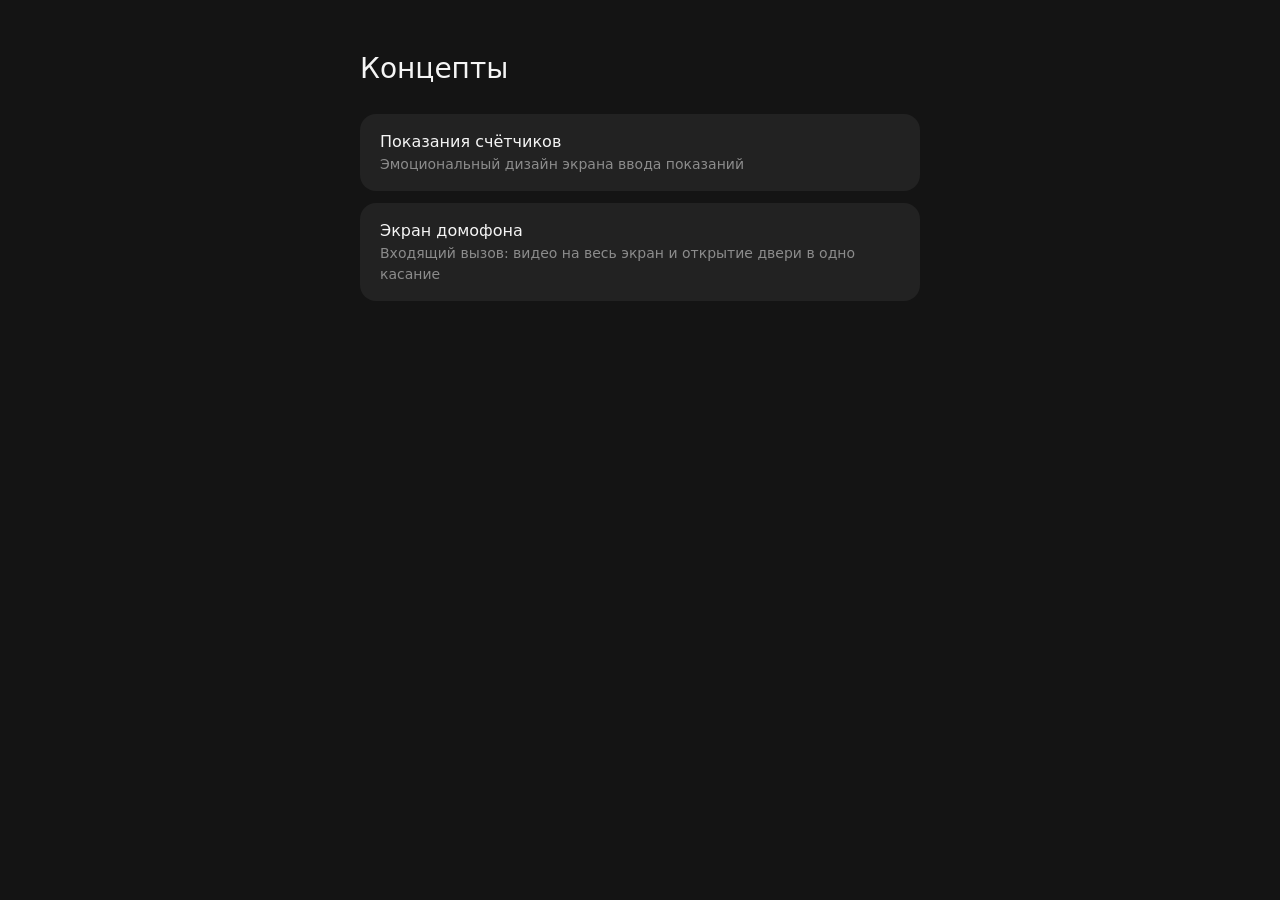
<file: index.html>
<!doctype html>
<html lang="ru">
<head>
<meta charset="utf-8">
<meta name="viewport" content="width=device-width, initial-scale=1">
<title>Концепты</title>
<style>
  body { margin: 0; min-height: 100vh; background: #141414; color: #f5f5f5;
         font: 16px/1.5 -apple-system, system-ui, sans-serif; padding: 48px 16px; box-sizing: border-box; }
  main { max-width: 560px; margin: 0 auto; }
  h1 { font-size: 28px; font-weight: 500; margin: 0 0 24px; }
  a { display: block; padding: 16px 20px; border-radius: 16px; background: rgba(255,255,255,0.06);
      color: inherit; text-decoration: none; }
  a + a { margin-top: 12px; }
  a:hover { background: rgba(255,255,255,0.1); }
  span { display: block; color: rgba(245,245,245,0.5); font-size: 14px; }
</style>
</head>
<body>
<main>
  <h1>Концепты</h1>
  <a href="meters-app/">Показания счётчиков<span>Эмоциональный дизайн экрана ввода показаний</span></a>
  <a href="intercom-app/">Экран домофона<span>Входящий вызов: видео на весь экран и открытие двери в одно касание</span></a>
</main>
</body>
</html>
</file>
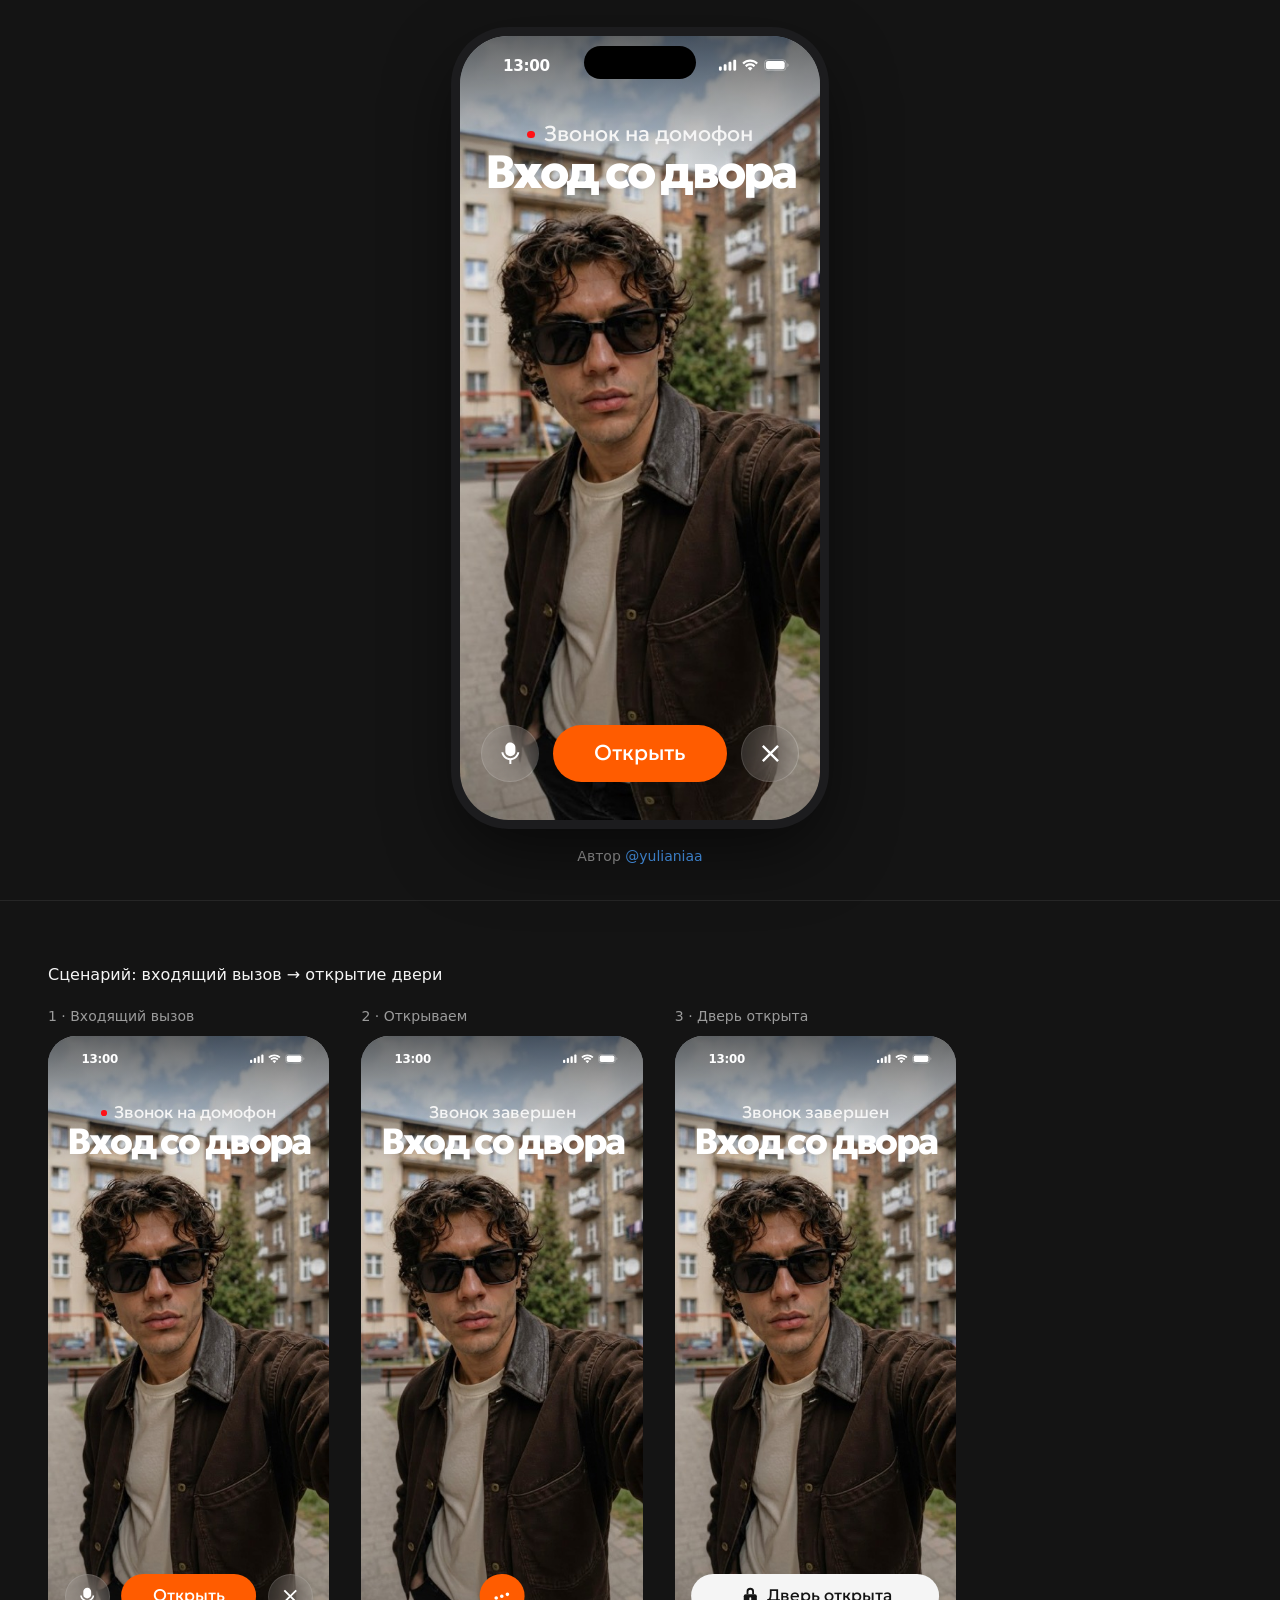
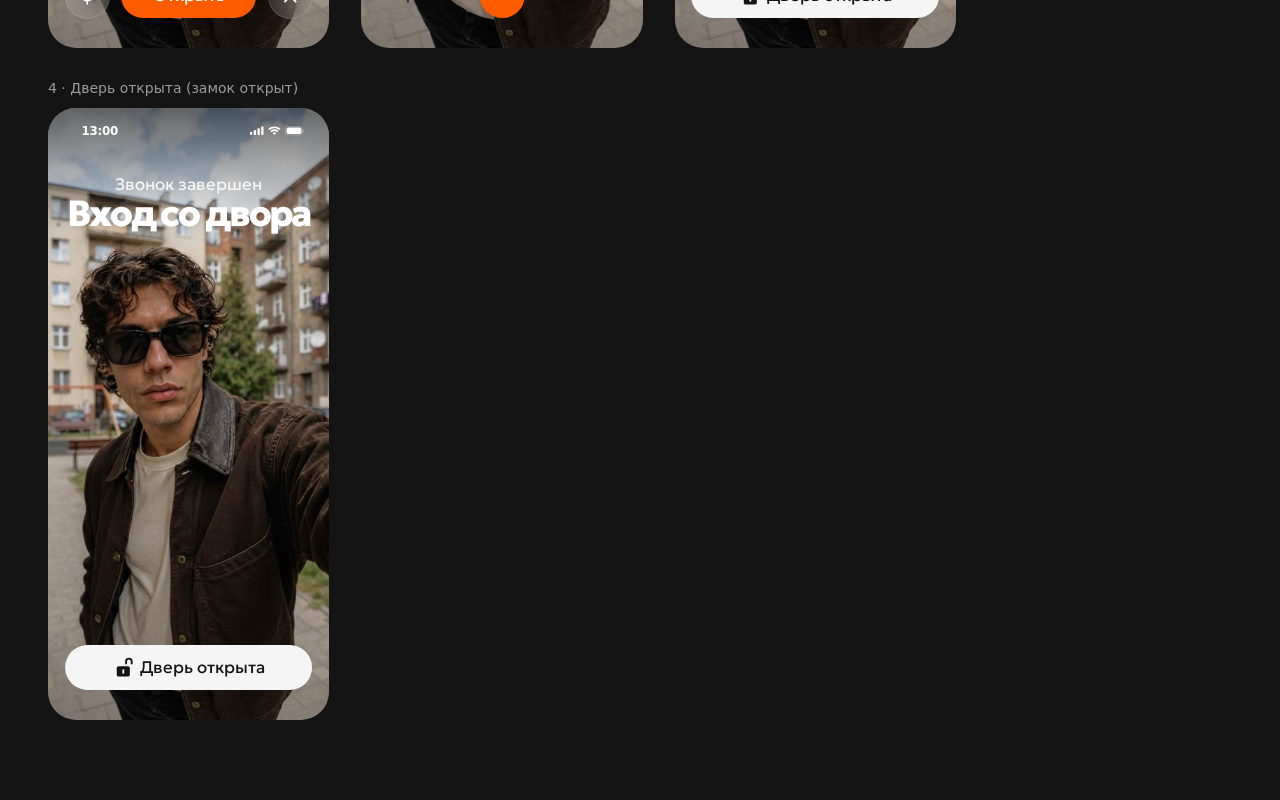
<file: intercom-app/index.html>
<!doctype html>
<html lang="ru">
<head>
  <meta charset="utf-8">
  <meta name="viewport" content="width=device-width, initial-scale=1, maximum-scale=1, user-scalable=no, viewport-fit=cover">
  <meta name="theme-color" content="#141414">
  <meta name="apple-mobile-web-app-capable" content="yes">
  <meta name="mobile-web-app-capable" content="yes">
  <meta name="apple-mobile-web-app-status-bar-style" content="black-translucent">
  <meta name="apple-mobile-web-app-title" content="Домофон">
  <title>[UI концепт] Входящий звонок на домофон</title>
  <meta name="description" content="Автор t.me/yulianiaa">
  <meta property="og:title" content="[UI концепт] Входящий звонок на домофон">
  <meta property="og:description" content="Автор t.me/yulianiaa">
  <link rel="preconnect" href="https://fonts.googleapis.com">
  <link rel="preconnect" href="https://fonts.gstatic.com" crossorigin>
  <link rel="stylesheet" href="https://fonts.googleapis.com/css2?family=Geologica:wght@400;800&display=swap">
  <link rel="stylesheet" href="src/styles.css">
  <style>
    body { margin: 0; background: #141414; font-family: system-ui, sans-serif; color: #F5F5F5; }

    /* Prototype: one phone, scaled to fit the window */
    .stage { min-height: 100vh; min-height: 100svh; display: flex; flex-direction: column; align-items: center; justify-content: center; gap: 28px; padding: 24px 16px; box-sizing: border-box; }
    .stage__author { margin: 0; font-size: 14px; color: rgba(245, 245, 245, .6); }
    .stage__author a { color: #4DA3FF; text-decoration: none; }
    .stage__author a:hover { color: #7DBBFF; }
    /* iPhone frame, same as meters-app: 10px bezel ring + Dynamic Island */
    .stage__phone .screen { zoom: var(--fit, 1); border-radius: 54px; box-shadow: 0 0 0 10px #1c1c1e, 0 30px 80px rgba(0, 0, 0, .6); }
    .island { position: absolute; left: 138.5px; top: 11px; width: 125px; height: 37px; border-radius: 20px; background: #000; }

    /* Gallery of static frames */
    .gallery { padding: 64px 48px 80px; border-top: 1px solid rgba(255, 255, 255, .08); }
    h2 { font-size: 16px; font-weight: 500; margin: 0 0 24px; }
    .row { display: flex; flex-wrap: wrap; gap: 32px; }
    .frame { display: flex; flex-direction: column; gap: 12px; }
    .frame .screen { zoom: .7; }
    .frame__label { font-size: 14px; color: rgba(245, 245, 245, .6); }

    @media (max-width: 480px) {
      .gallery { padding: 48px 16px; }
    }

    /* On a smartphone: full screen like a real app (as in meters-app).
       No bezel and no drawn status bar — the real one is used. Height and positions come from fit(). */
    .app, .app body { height: 100%; overflow: hidden; overscroll-behavior: none; }
    .app body { position: fixed; inset: 0; -webkit-user-select: none; user-select: none; -webkit-tap-highlight-color: transparent; }
    .app .stage { display: block; min-height: 0; height: 100%; padding: 0; }
    .app .stage__phone .screen { border-radius: 0; box-shadow: none; }
    .app .island, .app .screen__statusbar, .app .stage__author, .app .gallery { display: none; }
    .app button { touch-action: manipulation; }
  </style>
</head>
<body>
  <section class="stage">
    <div class="stage__phone" id="proto"></div>
    <p class="stage__author">Автор <a href="https://t.me/yulianiaa" target="_blank" rel="noopener">@yulianiaa</a></p>
  </section>

  <section class="gallery">
    <h2>Сценарий: входящий вызов → открытие двери</h2>
    <div class="row">
      <div class="frame"><span class="frame__label">1 · Входящий вызов</span><div id="s1"></div></div>
      <div class="frame"><span class="frame__label">2 · Открываем</span><div id="s2"></div></div>
      <div class="frame"><span class="frame__label">3 · Дверь открыта</span><div id="s3"></div></div>
      <div class="frame"><span class="frame__label">4 · Дверь открыта (замок открыт)</span><div id="s4"></div></div>
    </div>
  </section>

  <script src="src/intercom.js"></script>
  <script>
    const proto = document.getElementById('proto');

    const screen = createIntercomScreen(proto, { interactive: true, intro: true });
    screen.insertAdjacentHTML('beforeend', '<div class="island" aria-hidden="true"></div>');

    // Fit to the window, same approach as meters-app.
    // Desktop: the phone in a bezel. Smartphone: full screen — header under the real status bar,
    // buttons pinned above the home indicator (gaps as in the 402 × 874 layout).
    const isPhone = matchMedia('(max-width: 500px) and (pointer: coarse)');
    const safe = document.createElement('div');
    safe.style.cssText = 'position:fixed;visibility:hidden;pointer-events:none;' +
      'padding-top:env(safe-area-inset-top);padding-bottom:env(safe-area-inset-bottom)';
    document.body.appendChild(safe);

    function fit() {
      document.documentElement.classList.toggle('app', isPhone.matches);
      if (!isPhone.matches) {
        proto.style.setProperty('--fit', Math.max(.3, Math.min(1, (innerHeight - 116) / 874, (innerWidth - 52) / 402)));
        screen.style.height = '';
        screen.style.removeProperty('--header-top');
        screen.style.removeProperty('--controls-top');
        return;
      }
      const k = innerWidth / 402;
      const h = innerHeight / k;
      const cs = getComputedStyle(safe);
      const top = Math.max(parseFloat(cs.paddingTop) / k, 20);
      const bottom = Math.max(parseFloat(cs.paddingBottom) / k + 8, 24);
      proto.style.setProperty('--fit', k);
      screen.style.height = h + 'px';
      screen.style.setProperty('--header-top', top + 32 + 'px');      // 94 − 62 (status bar) in the layout
      screen.style.setProperty('--controls-top', h - bottom - 64 + 'px');
    }
    addEventListener('resize', fit);
    isPhone.addEventListener('change', fit);
    fit();

    createIntercomScreen(document.getElementById('s1'), { state: 'idle' });
    createIntercomScreen(document.getElementById('s2'), { state: 'loading' });
    createIntercomScreen(document.getElementById('s3'), { state: 'done' });
    createIntercomScreen(document.getElementById('s4'), { state: 'done', lockOpen: true });
  </script>
</body>
</html>
</file>
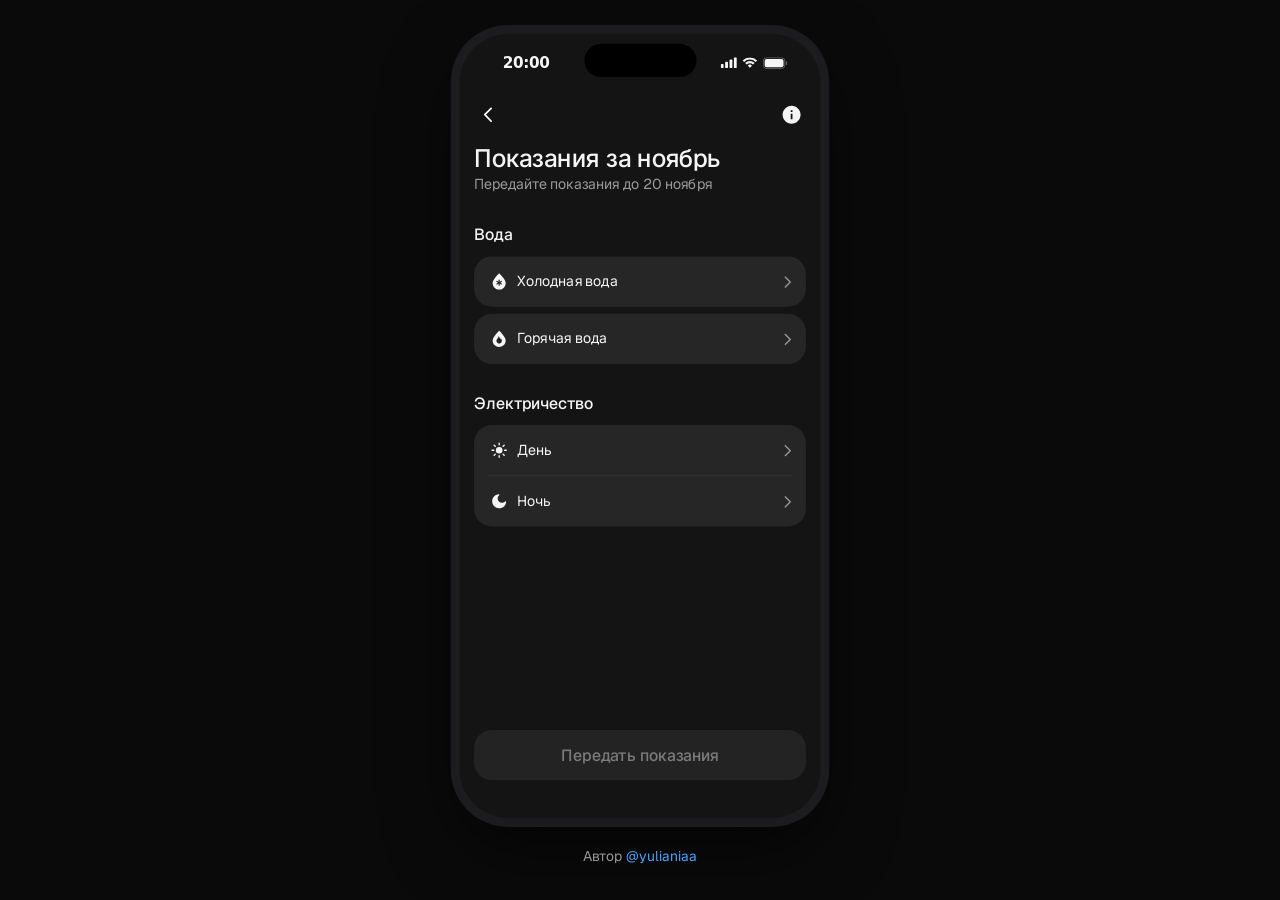
<file: meters-app/index.html>
<!doctype html>
<html lang="ru">
<head>
<meta charset="utf-8">
<meta name="viewport" content="width=device-width, initial-scale=1, maximum-scale=1, user-scalable=no, viewport-fit=cover">
<meta name="theme-color" content="#141414">
<meta name="apple-mobile-web-app-capable" content="yes">
<meta name="mobile-web-app-capable" content="yes">
<meta name="apple-mobile-web-app-status-bar-style" content="black-translucent">
<meta name="apple-mobile-web-app-title" content="Показания">
<title>[UI концепт] Подача показаний счетчиков</title>
<meta name="description" content="Автор t.me/yulianiaa">
<meta property="og:title" content="[UI концепт] Подача показаний счетчиков">
<meta property="og:description" content="Автор t.me/yulianiaa">
<link rel="stylesheet" href="styles.css">
</head>
<body>
<main class="stage">
  <div class="phone" id="phone" aria-label="Прототип приложения">

    <!-- Фон экрана ввода: ленты света под матовым стеклом -->
    <div class="input-bg" id="inputBg" aria-hidden="true">
      <canvas class="bg-soft" id="bgSoft" width="50" height="109"></canvas>
      <canvas class="bg-sharp" id="bgSharp" width="101" height="219"></canvas>
      <div class="frost"></div>
      <div class="quiet"></div>
      <div class="grain"></div>
      <div class="cover" id="cover"></div>
    </div>

    <!-- Статус-бар iOS -->
    <div class="statusbar" aria-hidden="true">
      <div class="island"></div>
      <span class="sb-time">20:00</span>
      <span class="sb-icons">
        <svg width="18" height="12" viewBox="0 0 18 12" fill="#f5f5f5"><rect x="0" y="7.4" width="3.2" height="4.6" rx="1"/><rect x="4.9" y="5" width="3.2" height="7" rx="1"/><rect x="9.8" y="2.5" width="3.2" height="9.5" rx="1"/><rect x="14.7" y="0" width="3.2" height="12" rx="1"/></svg>
        <svg width="17" height="12" viewBox="0 0 17 12" fill="#f5f5f5"><path d="M8.5 11.6L6.17 9.27A3.3 3.3 0 0 1 10.83 9.27Z"/><path d="M3.27 6.37A7.4 7.4 0 0 1 13.73 6.37L12.04 8.06A5.0 5.0 0 0 0 4.96 8.06Z"/><path d="M0.37 3.47A11.5 11.5 0 0 1 16.63 3.47L14.93 5.17A9.1 9.1 0 0 0 2.07 5.17Z"/></svg>
        <svg width="27" height="13" viewBox="0 0 27 13" fill="none"><rect x="0.5" y="0.5" width="24" height="12" rx="3.6" stroke="rgba(245,245,245,0.35)"/><rect x="2" y="2" width="21" height="9" rx="2.2" fill="#f5f5f5"/><path d="M25.8 4.4v4.2a2.2 2.2 0 0 0 0-4.2z" fill="rgba(245,245,245,0.4)"/></svg>
      </span>
    </div>

    <!-- Экран списка -->
    <section class="screen list" id="listScreen" aria-label="Список счётчиков">
      <div class="nav">
        <button class="icon-btn left" type="button" aria-label="Назад">
          <svg width="24" height="24" viewBox="0 0 24 24" fill="none"><path d="M15 19L8 12L15 5" stroke-width="2" stroke-linecap="round" stroke-linejoin="round" stroke="#F5F5F5"/></svg>
        </button>
        <button class="icon-btn right" type="button" aria-label="Как передавать показания">
          <svg width="24" height="24" viewBox="0 0 24 24" fill="none"><path d="M12 22C17.51 22 22 17.51 22 12C22 6.49 17.51 2 12 2C6.49 2 2 6.49 2 12C2 17.51 6.49 22 12 22ZM11 7H13V9H11V7ZM11 11H13V17H11V11Z" fill="#F5F5F5"/></svg>
        </button>
      </div>
      <header class="list-head">
        <h1>Показания за ноябрь</h1>
        <p>Передайте показания до 20 ноября</p>
      </header>

      <div class="groups">
        <div class="group">
          <h2>Вода</h2>
          <div class="rows">
            <button class="cell" type="button" id="rowCold">
              <span class="ico"><svg width="20" height="20" viewBox="0 0 20 20" fill="none"><path d="M10.431 1.21351L10.4318 1.21518L10.436 1.21851L10.451 1.23351L10.5093 1.28934L10.726 1.50101C11.8146 2.57668 12.8465 3.70821 13.8177 4.89101C14.6627 5.92434 15.5202 7.09101 16.1702 8.24434C16.8102 9.38101 17.2918 10.5818 17.2918 11.6668C17.2918 13.6007 16.5236 15.4554 15.1561 16.8228C13.7887 18.1903 11.934 18.9585 10.0002 18.9585C8.06629 18.9585 6.21163 18.1903 4.84418 16.8228C3.47672 15.4554 2.7085 13.6007 2.7085 11.6668C2.7085 10.5818 3.19016 9.38101 3.83016 8.24434C4.48016 7.09101 5.3385 5.92518 6.18266 4.89101C7.21807 3.63027 8.32255 2.42788 9.491 1.28934L9.54933 1.23351L9.56433 1.21851L9.57016 1.21351L10.0002 0.805176L10.431 1.21351ZM10.6252 8.33351C10.6252 8.16775 10.5593 8.00878 10.4421 7.89157C10.3249 7.77436 10.1659 7.70851 10.0002 7.70851C9.8344 7.70851 9.67543 7.77436 9.55822 7.89157C9.44101 8.00878 9.37516 8.16775 9.37516 8.33351V10.1618L7.81516 9.25184C7.74425 9.21048 7.66588 9.18348 7.58454 9.1724C7.50319 9.16132 7.42046 9.16637 7.34106 9.18727C7.26167 9.20816 7.18717 9.24449 7.12181 9.29417C7.05646 9.34386 7.00153 9.40593 6.96016 9.47684C6.87662 9.62006 6.85339 9.7906 6.89559 9.95094C6.93778 10.1113 7.04195 10.2483 7.18516 10.3318L8.76016 11.2502L7.18516 12.1685C7.11425 12.2099 7.05218 12.2648 7.00249 12.3302C6.95281 12.3955 6.91648 12.47 6.89559 12.5494C6.87469 12.6288 6.86964 12.7115 6.88072 12.7929C6.8918 12.8742 6.9188 12.9526 6.96016 13.0235C7.00153 13.0944 7.05646 13.1565 7.12181 13.2062C7.18717 13.2559 7.26167 13.2922 7.34106 13.3131C7.42046 13.334 7.50319 13.339 7.58454 13.3279C7.66588 13.3169 7.74425 13.2899 7.81516 13.2485L9.37516 12.3385V14.1668C9.37516 14.3326 9.44101 14.4916 9.55822 14.6088C9.67543 14.726 9.8344 14.7918 10.0002 14.7918C10.1659 14.7918 10.3249 14.726 10.4421 14.6088C10.5593 14.4916 10.6252 14.3326 10.6252 14.1668V12.3385L12.1852 13.2485C12.3284 13.3321 12.4989 13.3553 12.6593 13.3131C12.8196 13.2709 12.9566 13.1667 13.0402 13.0235C13.1237 12.8803 13.1469 12.7098 13.1047 12.5494C13.0625 12.3891 12.9584 12.2521 12.8152 12.1685L11.2402 11.2502L12.8152 10.3318C12.9584 10.2483 13.0625 10.1113 13.1047 9.95094C13.1469 9.7906 13.1237 9.62006 13.0402 9.47684C12.9566 9.33363 12.8196 9.22946 12.6593 9.18727C12.4989 9.14507 12.3284 9.1683 12.1852 9.25184L10.6252 10.1618V8.33351Z" fill-rule="evenodd" clip-rule="evenodd" fill="#F5F5F5"/></svg></span>
              <span class="label">Холодная вода</span>
              <span class="value" id="valCold"></span>
              <span class="chev"><svg width="10" height="24" viewBox="-2 -6 10 24" fill="none"><path d="M0.530273 0.530273L6.53027 6.53027L0.530273 12.5303" stroke-width="1.5" stroke-linejoin="round" stroke="#999999"/></svg></span>
            </button>
            <button class="cell" type="button" id="rowHot">
              <span class="ico"><svg width="20" height="20" viewBox="0 0 20 20" fill="none"><path d="M10.431 1.21351L10.4318 1.21518L10.436 1.21851L10.451 1.23351L10.5093 1.28934L10.726 1.50101C11.8146 2.57668 12.8465 3.70821 13.8177 4.89101C14.6627 5.92434 15.5202 7.09101 16.1702 8.24434C16.8102 9.38101 17.2918 10.5818 17.2918 11.6668C17.2918 13.6007 16.5236 15.4554 15.1561 16.8228C13.7887 18.1903 11.934 18.9585 10.0002 18.9585C8.06629 18.9585 6.21163 18.1903 4.84418 16.8228C3.47672 15.4554 2.7085 13.6007 2.7085 11.6668C2.7085 10.5818 3.19016 9.38101 3.83016 8.24434C4.48016 7.09101 5.3385 5.92518 6.18266 4.89101C7.21807 3.63027 8.32255 2.42788 9.491 1.28934L9.54933 1.23351L9.56433 1.21851L9.57016 1.21351L10.0002 0.805176L10.431 1.21351Z" fill-rule="evenodd" clip-rule="evenodd" fill="#F5F5F5"/><path d="M12.7453 10.6206C12.5799 10.2299 12.3393 9.87924 12.0388 9.59053L11.7908 9.35179C11.7824 9.34391 11.7722 9.33832 11.7613 9.3355C11.7503 9.33269 11.7388 9.33274 11.7279 9.33565C11.717 9.33856 11.7069 9.34425 11.6985 9.35221C11.6902 9.36017 11.6838 9.37016 11.68 9.3813L11.5692 9.71482C11.5002 9.92405 11.3732 10.1378 11.1933 10.3479C11.1814 10.3613 11.1678 10.3649 11.1584 10.3658C11.149 10.3667 11.1345 10.3649 11.1217 10.3524C11.1098 10.3416 11.1039 10.3255 11.1047 10.3094C11.1362 9.77115 10.9828 9.16402 10.647 8.50324C10.3692 7.95423 9.98311 7.52593 9.50073 7.22728L9.14874 7.01C9.10272 6.98139 9.04391 7.01894 9.04647 7.07527L9.06522 7.50447C9.078 7.79775 9.04562 8.05706 8.96891 8.27255C8.87516 8.53632 8.7405 8.78132 8.56834 9.00129C8.44853 9.15416 8.31274 9.29242 8.16351 9.41349C7.80412 9.70335 7.51188 10.0747 7.30868 10.4999C7.10599 10.9287 7.00041 11.4009 7.00016 11.8796C7.00016 12.3016 7.07942 12.7102 7.23624 13.0956C7.38766 13.4667 7.60618 13.8034 7.87971 14.0872C8.15584 14.3734 8.4763 14.5987 8.8334 14.7552C9.20329 14.9179 9.59533 15.0002 10.0002 15.0002C10.405 15.0002 10.797 14.9179 11.1669 14.7561C11.5231 14.6005 11.8471 14.3736 12.1206 14.0881C12.3967 13.802 12.6132 13.4676 12.7641 13.0965C12.9207 12.7122 13.001 12.2984 13.0002 11.8805C13.0002 11.4441 12.9149 11.0203 12.7453 10.6206Z" fill="#232323"/></svg></span>
              <span class="label">Горячая вода</span>
              <span class="value" id="valHot"></span>
              <span class="chev"><svg width="10" height="24" viewBox="-2 -6 10 24" fill="none"><path d="M0.530273 0.530273L6.53027 6.53027L0.530273 12.5303" stroke-width="1.5" stroke-linejoin="round" stroke="#999999"/></svg></span>
            </button>
          </div>
        </div>

        <div class="group">
          <h2>Электричество</h2>
          <div class="card">
            <button class="row" type="button" id="rowDay">
              <span class="ico"><svg width="20" height="20" viewBox="0 0 24 24"><circle cx="12" cy="12" r="4.4" fill="#f5f5f5"/><path d="M12 2.5v2.2M12 19.3v2.2M2.5 12h2.2M19.3 12h2.2M5.3 5.3l1.5 1.5M17.2 17.2l1.5 1.5M5.3 18.7l1.5-1.5M17.2 6.8l1.5-1.5" stroke="#f5f5f5" stroke-width="1.8" stroke-linecap="round"/></svg></span>
              <span class="label">День</span>
              <span class="value" id="valDay"></span>
              <span class="chev"><svg width="10" height="24" viewBox="-2 -6 10 24" fill="none"><path d="M0.530273 0.530273L6.53027 6.53027L0.530273 12.5303" stroke-width="1.5" stroke-linejoin="round" stroke="#999999"/></svg></span>
            </button>
            <div class="divider"></div>
            <button class="row" type="button" id="rowNight">
              <span class="ico"><svg width="20" height="20" viewBox="0 0 20 20" fill="none"><path d="M9.56041 2.18088C10.1592 2.14588 10.4587 2.89259 10.0016 3.28105C8.94201 4.1816 8.32031 5.4966 8.32031 6.91412C8.32031 9.54609 10.454 11.6797 13.0859 11.6797C14.5035 11.6797 15.8185 11.058 16.719 9.99841C17.1071 9.54183 17.8531 9.84017 17.8193 10.4385C17.5859 14.5669 14.1629 17.8126 10.0098 17.8126C5.68965 17.8126 2.1875 14.3104 2.1875 9.99029C2.1875 5.86158 5.39623 2.45076 9.49605 2.18465L9.50008 2.18439L9.56041 2.18088Z" fill-rule="evenodd" clip-rule="evenodd" fill="#F5F5F5"/></svg></span>
              <span class="label">Ночь</span>
              <span class="value" id="valNight"></span>
              <span class="chev"><svg width="10" height="24" viewBox="-2 -6 10 24" fill="none"><path d="M0.530273 0.530273L6.53027 6.53027L0.530273 12.5303" stroke-width="1.5" stroke-linejoin="round" stroke="#999999"/></svg></span>
            </button>
          </div>
        </div>
      </div>

      <button class="primary" type="button" id="sendBtn" disabled>Передать показания</button>
    </section>

    <!-- Экран ввода -->
    <section class="screen input" id="inputScreen" aria-label="Ввод показаний">
      <div class="nav">
        <button class="glass-btn left" type="button" id="backBtn" aria-label="Назад к списку">
          <svg width="24" height="24" viewBox="0 0 24 24" fill="none"><path d="M15 19L8 12L15 5" stroke-width="2" stroke-linecap="round" stroke-linejoin="round" stroke="#F5F5F5"/></svg>
        </button>
        <div class="nav-title">
          <span id="inTitle">Холодная вода</span>
          <span class="meter-no"><span id="numPre">№ </span><span id="numA">1015019434</span><b id="numB">800</b></span>
        </div>
        <button class="glass-btn right" type="button" aria-label="Включить фонарик">
          <svg width="24" height="24" viewBox="0 0 24 24" fill="none"><path d="M17.1947 3.20741C16.2182 3.10432 14.6391 3 12.25 3C9.86091 3 8.28223 3.10432 7.30532 3.20741C6.21591 3.32318 5.5 4.24814 5.5 5.27618V6.15777C9.64409 5.493 14.8559 5.493 19 6.15777V5.27618C19 4.24814 18.2841 3.32277 17.1947 3.20741ZM19 7.63009V7.401C14.8919 6.71455 9.60809 6.71455 5.5 7.401V7.63009C5.5 8.17255 5.64032 8.72605 5.95409 9.20468C5.96757 9.22439 5.9819 9.2435 5.99705 9.26195L8.00282 11.6584C8.14027 14.6497 8.36527 17.7874 8.48636 19.382C8.55386 20.2714 9.16545 21.09 10.1309 21.2463C10.6709 21.3334 11.3876 21.4091 12.25 21.4091C13.1124 21.4091 13.8291 21.3334 14.3691 21.2463C15.3345 21.09 15.9461 20.2714 16.0136 19.3825C16.1347 17.787 16.3597 14.6497 16.4972 11.6588L18.503 9.26195C18.5181 9.2435 18.5324 9.22439 18.5459 9.20468C18.8597 8.72605 19 8.17255 19 7.63009ZM11.4318 13.8409C11.4318 13.6239 11.518 13.4158 11.6715 13.2624C11.8249 13.1089 12.033 13.0227 12.25 13.0227C12.467 13.0227 12.6751 13.1089 12.8285 13.2624C12.982 13.4158 13.0682 13.6239 13.0682 13.8409V15.4773C13.0682 15.6943 12.982 15.9024 12.8285 16.0558C12.6751 16.2093 12.467 16.2955 12.25 16.2955C12.033 16.2955 11.8249 16.2093 11.6715 16.0558C11.518 15.9024 11.4318 15.6943 11.4318 15.4773V13.8409Z" fill-rule="evenodd" clip-rule="evenodd" fill="#F5F5F5"/></svg>
        </button>
      </div>

      <div class="reading">
        <span class="reading-label">Текущие показания</span>
        <div class="reading-value">
          <span class="num" id="shown">0</span>
          <span class="caret" id="caret" aria-hidden="true"></span>
          <span class="unit" id="unit">м³</span>
        </div>
        <span class="support" id="support" aria-live="polite"></span>
      </div>

      <div class="keyboard" id="keyboard"></div>

      <button class="primary" type="button" id="saveBtn" disabled>Сохранить</button>
    </section>

  </div>
  <p class="author">Автор <a href="https://t.me/yulianiaa" target="_blank" rel="noopener">@yulianiaa</a></p>
</main>
<script src="bg.js"></script>
<script src="app.js"></script>
</body>
</html>
</file>
<file: intercom-app/src/styles.css>
/* Intercom call screen — design tokens and component styles */

:root {
  /* Colors */
  --color-accent: #FF5C00;          /* Кнопка «Открыть», круг загрузки */
  --color-success-bg: #F5F5F5;      /* Итоговая плашка «Дверь открыта» */
  --color-success-fg: #141414;      /* Текст и замок на итоговой плашке */
  --color-text: #FFFFFF;            /* Заголовок */
  --color-text-secondary: #F5F5F5;  /* Статус: «Звонок на домофон», «Звонок завершен» */
  --color-live: #FF1016;            /* Точка live */
  --glass-fill: rgba(255, 255, 255, 0.12);
  --glass-stroke: rgba(255, 255, 255, 0.12);
  --glass-blur: 20px;
  --top-gradient: linear-gradient(180deg, rgba(5, 5, 5, 0.6) 0%, rgba(5, 5, 5, 0) 100%);

  /* Typography (Geologica) */
  --font: "Geologica", system-ui, sans-serif;
  --title-size: 52px;
  --title-line: 52px;
  --title-weight: 800;
  --title-tracking: -3.1px;         /* −6% */
  --body-size: 24px;
  --body-line: 32px;
  --body-weight: 400;

  /* Layout (iPhone 16 Pro, 402 × 874) */
  --screen-w: 402px;
  --screen-h: 874px;
  --side-padding: 24px;
  --header-top: 94px;
  --controls-top: 768px;
  --control-size: 64px;
  --open-width: 194px;

  /* Motion */
  --ease-morph: cubic-bezier(.65, 0, .35, 1);
  --morph-duration: .45s;
  --ease-out: cubic-bezier(.22, 1, .36, 1);

  /* Mouse cursor, same as meters-app: white 16px dot with a soft even shadow, everywhere incl. buttons */
  --cursor: url("data:image/svg+xml,%3Csvg xmlns='http://www.w3.org/2000/svg' width='36' height='36'%3E%3Cfilter id='s' x='-50%25' y='-50%25' width='200%25' height='200%25'%3E%3CfeDropShadow dx='0' dy='0' stdDeviation='2.5' flood-opacity='0.25'/%3E%3C/filter%3E%3Ccircle cx='18' cy='18' r='8' fill='%23f5f5f5' filter='url(%23s)'/%3E%3C/svg%3E") 18 18, auto;
}

html, html * { cursor: var(--cursor); }

* { box-sizing: border-box; }

.screen {
  position: relative;
  width: var(--screen-w);
  height: var(--screen-h);
  overflow: hidden;
  background: #111318;
  font-family: var(--font);
  border-radius: 40px;
  /* Without this macOS renders light text on dark heavier than in Figma (same as meters-app) */
  -webkit-font-smoothing: antialiased;
  -moz-osx-font-smoothing: grayscale;
}

.screen__photo {
  position: absolute;
  inset: 0;
  width: 100%;
  height: 100%;
  object-fit: cover;
}

.screen__gradient {
  position: absolute;
  left: 0;
  top: 0;
  width: 100%;
  height: 178px;
  background: var(--top-gradient);
}

.screen__statusbar { position: absolute; left: 0; top: 0; }

/* Header */
.header {
  position: absolute;
  left: var(--side-padding);
  right: var(--side-padding);
  top: var(--header-top);
  display: flex;
  flex-direction: column;
  align-items: center;
}

.header__status {
  height: 32px;
  display: flex;
  align-items: center;
  gap: 10px;
  font-size: var(--body-size);
  line-height: var(--body-line);
  font-weight: var(--body-weight);
  color: var(--color-text-secondary);
}

.header__dot {
  width: 8px;
  height: 8px;
  border-radius: 4px;
  background: var(--color-live);
}

.header__title {
  margin: 0;
  font-size: var(--title-size);
  line-height: var(--title-line);
  font-weight: var(--title-weight);
  letter-spacing: var(--title-tracking);
  color: var(--color-text);
  white-space: nowrap;
}

/* Controls */
.controls {
  position: absolute;
  left: var(--side-padding);
  right: var(--side-padding);
  top: var(--controls-top);
  height: var(--control-size);
}

.glass-btn {
  position: absolute;
  top: 0;
  width: var(--control-size);
  height: var(--control-size);
  border-radius: 999px;
  border: 1px solid var(--glass-stroke);
  background: var(--glass-fill);
  backdrop-filter: blur(var(--glass-blur));
  -webkit-backdrop-filter: blur(var(--glass-blur));
  color: #fff;
  display: flex;
  align-items: center;
  justify-content: center;
  padding: 0;
  cursor: var(--cursor);
  transition: opacity .25s ease, transform .3s ease;
}
.glass-btn--left { left: 0; }
.glass-btn--right { right: 0; }

.open-btn {
  position: absolute;
  top: 0;
  left: 50%;
  width: var(--open-width);
  height: var(--control-size);
  transform: translateX(-50%);
  border: none;
  border-radius: 999px;
  background: var(--color-accent);
  color: #fff;
  padding: 0;
  overflow: hidden;
  cursor: var(--cursor);
  font-family: var(--font);
  transition: width var(--morph-duration) var(--ease-morph), background-color var(--morph-duration) ease, transform .15s ease;
}

.open-btn__layer {
  position: absolute;
  inset: 0;
  display: flex;
  align-items: center;
  justify-content: center;
  gap: 8px;
  white-space: nowrap;
  font-size: var(--body-size);
  line-height: var(--body-line);
  font-weight: var(--body-weight);
  opacity: 0;
  transition: opacity .2s ease;
}
.open-btn__layer--done { color: var(--color-success-fg); }

/* States: idle → loading → done */
.is-idle .open-btn__layer--label { opacity: 1; }

.is-loading .glass-btn,
.is-done .glass-btn { opacity: 0; transform: scale(.6); pointer-events: none; }

.is-loading .open-btn { width: var(--control-size); }
.is-loading .open-btn__layer--loading { opacity: 1; transition-delay: .3s; }

.is-done .open-btn { width: 100%; background: var(--color-success-bg); }
.is-done .open-btn__layer--done { opacity: 1; transition: opacity .3s ease .35s; }

/* Press feedback (idle only — later states have no tappable side buttons) */
.is-idle .open-btn:active { transform: translateX(-50%) scale(.96); }
.is-idle .glass-btn:active { transform: scale(.92); transition-duration: .15s; }

/* Live dot: soft pulsing ring while the call is incoming */
.header__dot { animation: live 1.6s ease-out infinite; }
@keyframes live {
  0% { box-shadow: 0 0 0 0 rgba(255, 16, 22, .6); }
  100% { box-shadow: 0 0 0 8px rgba(255, 16, 22, 0); }
}

/* Status text change: «Звонок на домофон» → «Звонок завершен» */
.header__status-text.is-swapping { animation: status-in .35s var(--ease-out); }
@keyframes status-in {
  from { opacity: 0; transform: translateY(6px); }
}

/* Entrance: the incoming call appears (fill «backwards» so state transitions still work after) */
.has-intro .screen__photo { animation: intro-photo 1s var(--ease-out) backwards; }
.has-intro .screen__gradient,
.has-intro .screen__statusbar { animation: intro-fade .6s ease .2s backwards; }
.has-intro .header { animation: intro-fade .6s ease .35s backwards; }
/* Buttons fade one by one, not the whole .controls: opacity on a parent switches off the glass blur until it ends */
.has-intro .glass-btn { animation: intro-fade .6s ease .35s backwards; }
.has-intro .open-btn { animation: intro-fade .6s ease .35s backwards; }
@keyframes intro-photo {
  from { opacity: 0; transform: scale(1.08); filter: blur(12px); }
}
@keyframes intro-fade {
  from { opacity: 0; }
}

/* Loading dots: dip down and back, one after another */
.loader-dot {
  transform-box: fill-box;
  transform-origin: center;
  animation: dip .9s ease-in-out infinite;
}
.loader-dot:nth-child(2) { animation-delay: .15s; }
.loader-dot:nth-child(3) { animation-delay: .3s; }
@keyframes dip {
  0%, 70%, 100% { transform: translateY(0); }
  35% { transform: translateY(5px); }
}

/* Lock: shackle lifts and swings open */
.lock__shackle { transform-box: view-box; transform-origin: 20px 13.3px; }
.is-done .lock__shackle { animation: unlock .55s cubic-bezier(.4, 0, .2, 1) .9s forwards; }
@keyframes unlock {
  0% { transform: translateY(0) scaleX(1); }
  35% { transform: translateY(-3px) scaleX(1); }
  100% { transform: translateY(-3px) scaleX(-1); }
}

/* Static frames (gallery): no transitions, fixed lock state */
.is-static .open-btn,
.is-static .open-btn__layer,
.is-static .glass-btn { transition: none; }
.is-static .lock__shackle,
.is-static .header__dot { animation: none; }
.is-static.lock-open .lock__shackle { transform: translateY(-3px) scaleX(-1); }

@media (prefers-reduced-motion: reduce) {
  .open-btn, .open-btn__layer, .glass-btn { transition-duration: .01s; }
  .loader-dot { animation: none; }
  .is-done .lock__shackle { animation-duration: .01s; animation-delay: 0s; }
  .header__dot, .header__status-text.is-swapping,
  .has-intro .screen__photo, .has-intro .screen__gradient, .has-intro .screen__statusbar,
  .has-intro .header, .has-intro .glass-btn, .has-intro .open-btn { animation: none; }
}
</file>
<file: meters-app/styles.css>
@font-face {
  font-family: 'Medeo Sans';
  src: url('fonts/MedeoSans-Variable.ttf') format('truetype');
  font-weight: 100 900;
  font-style: normal;
  font-display: swap;
}

:root {
  --bg: #141414;
  --text: #f5f5f5;
  --muted: #999999;
  --muted-glass: rgba(245, 245, 245, 0.6);
  --cell: rgba(255, 255, 255, 0.08);
  --primary: #f5f5f5;
  --primary-text: #141414;
  --disabled: #232323;
  --disabled-text: #7b7b7b;
  /* Курсор мыши — белый кружок 16px с мягкой тенью, чтобы не терялся на светлой кнопке */
  --cursor: url("data:image/svg+xml,%3Csvg xmlns='http://www.w3.org/2000/svg' width='36' height='36'%3E%3Cfilter id='s' x='-50%25' y='-50%25' width='200%25' height='200%25'%3E%3CfeDropShadow dx='0' dy='0' stdDeviation='2.5' flood-opacity='0.25'/%3E%3C/filter%3E%3Ccircle cx='18' cy='18' r='8' fill='%23f5f5f5' filter='url(%23s)'/%3E%3C/svg%3E") 18 18, auto;
}

* { box-sizing: border-box; }

html, body {
  margin: 0;
  min-height: 100%;
  background: #0a0a0a;
  color: var(--text);
  font-family: 'Medeo Sans', system-ui, -apple-system, sans-serif;
  -webkit-font-smoothing: antialiased;
}

button { font: inherit; color: inherit; }
html, html * { cursor: var(--cursor); }

.stage {
  height: 100vh;
  height: 100dvh;
  display: flex;
  align-items: center;
  justify-content: center;
  overflow: hidden;
}

.phone {
  position: relative;
  width: 402px;
  height: 874px;
  flex-shrink: 0;
  overflow: hidden;
  border-radius: 54px;
  background: var(--bg);
  transform-origin: center center;
  box-shadow: 0 0 0 10px #1c1c1e, 0 30px 80px rgba(0, 0, 0, 0.6);
}

/* Подпись под телефоном (только на компьютере). Телефон масштабируется transform-ом,
   поэтому подпись ставится по --phone-bottom, который считает fit() в app.js. */
.author {
  position: absolute; left: 0; right: 0; top: var(--phone-bottom, auto); margin: 0;
  text-align: center; font-size: 14px; line-height: 20px; color: rgba(245, 245, 245, 0.6);
}
.author a { color: #4DA3FF; text-decoration: none; }
.author a:hover { color: #7DBBFF; }

/* ---------- Фон экрана ввода ---------- */
.input-bg { position: absolute; inset: 0; display: none; }
/* Фон рисуется на маленьких canvas и растягивается — размытие почти бесплатное.
   backdrop-filter не используется: на телефоне он тормозит поверх анимации. */
.bg-soft, .bg-sharp { position: absolute; left: 0; top: 0; width: 402px; height: 874px; }
.bg-soft { filter: blur(22px); transform: translateZ(0); }
.bg-sharp { filter: blur(7px); transform: translateZ(0); }
.input-bg.light .bg-soft { filter: blur(16px); }
.frost { position: absolute; inset: 0; background: rgba(255, 255, 255, 0.015); }
.quiet {
  position: absolute; left: -64px; top: var(--quiet-top, 160px); width: 530px; height: 380px;
  background: radial-gradient(closest-side, rgba(20, 20, 20, 0.7), rgba(20, 20, 20, 0));
}
.grain { position: absolute; inset: 0; background: url('grain.png') repeat; background-size: 96px 96px; opacity: 0.12; mix-blend-mode: overlay; }
.cover { position: absolute; inset: 0; background: var(--bg); opacity: 0; }

/* ---------- Статус-бар ---------- */
.statusbar { position: absolute; left: 0; top: 0; width: 402px; height: 62px; z-index: 5; pointer-events: none; }
.island { position: absolute; left: 138.5px; top: 11px; width: 125px; height: 37px; border-radius: 20px; background: #000; }
.sb-time {
  position: absolute; left: 24px; top: 21px; width: 100px; text-align: center;
  font-family: -apple-system, 'SF Pro Text', system-ui, sans-serif;
  font-size: 17px; font-weight: 600; line-height: 22px; letter-spacing: -0.4px;
}
.sb-icons {
  position: absolute; left: 278px; top: 21px; width: 100px; height: 22px;
  display: flex; align-items: center; justify-content: center; gap: 6px;
}

/* ---------- Общие экраны ---------- */
.screen { position: absolute; inset: 0; display: none; }
.screen.visible { display: block; }

.primary {
  position: absolute; left: 16px; right: 16px; top: var(--btn-top, 776px); height: 56px;
  border: none; border-radius: 20px;
  background: var(--primary); color: var(--primary-text);
  font-size: 18px; line-height: 24px; font-weight: 500;
  cursor: var(--cursor);
  transition: background 0.2s, color 0.2s;
}
.primary:disabled { background: var(--disabled); color: var(--disabled-text); cursor: var(--cursor); }

/* ---------- Список ---------- */
.list .nav { position: absolute; left: 0; top: var(--nav-top, 62px); width: 402px; height: 56px; }
.icon-btn {
  position: absolute; top: 8px; width: 40px; height: 40px; padding: 0;
  border: none; background: transparent; display: flex; align-items: center; justify-content: center;
}
.icon-btn.left { left: 12px; }
.icon-btn.right { right: 12px; }

.list-head { position: absolute; left: 0; top: calc(var(--nav-top, 62px) + 60px); width: 402px; padding: 0 16px; display: flex; flex-direction: column; gap: 2px; }
.list-head h1 { margin: 0; font-size: 28px; line-height: 32px; font-weight: 500; }
.list-head p { margin: 0; font-size: 16px; line-height: 24px; color: var(--muted); }

.groups { position: absolute; left: 16px; right: 16px; top: calc(var(--nav-top, 62px) + 150px); display: flex; flex-direction: column; gap: 32px; }
.group { display: flex; flex-direction: column; gap: 12px; }
.group h2 { margin: 0; font-size: 18px; line-height: 24px; font-weight: 500; }
.rows { display: flex; flex-direction: column; gap: 8px; }

.cell, .card { border-radius: 20px; background: var(--cell); }
.cell {
  width: 100%; padding: 16px; border: none; text-align: left; cursor: var(--cursor);
  display: flex; align-items: center; gap: 8px;
}
.card { padding: 16px; display: flex; flex-direction: column; gap: 16px; }
.row {
  display: flex; align-items: center; gap: 8px;
  width: 100%; padding: 0; border: none; background: none; text-align: left; cursor: var(--cursor);
}
.divider { height: 1px; background: var(--cell); }
.ico { padding: 2px; display: flex; }
.label { flex: 1 0 0; font-size: 16px; line-height: 24px; font-weight: 400; }
.value { font-size: 16px; line-height: 24px; color: var(--muted); }
.value:empty { display: none; }
.chev { display: flex; }

/* ---------- Ввод ---------- */
.input .nav { position: absolute; left: 0; top: var(--nav-top, 62px); width: 402px; height: 56px; }
.glass-btn {
  position: absolute; top: 4px; width: 48px; height: 48px; padding: 0;
  border: none; border-radius: 999px;
  background: rgba(255, 255, 255, 0.04);
  box-shadow: inset 0 0 0 1px rgba(255, 255, 255, 0.04), inset 0 1px 0 rgba(255, 255, 255, 0.1);
  display: flex; align-items: center; justify-content: center; cursor: var(--cursor);
}
.glass-btn.left { left: 16px; }
.glass-btn.right { right: 16px; }
.nav-title {
  position: absolute; left: 50%; top: 50%; transform: translate(-50%, -50%);
  padding: 6px 12px; display: flex; flex-direction: column; align-items: center; white-space: nowrap;
  font-size: 16px; line-height: 24px; font-weight: 500;
}
.meter-no { font-size: 14px; line-height: 20px; font-weight: 400; color: var(--muted-glass); }
.meter-no b { font-weight: 500; color: var(--text); }

.reading {
  position: absolute; left: 50%; top: var(--read-top, 227px); width: 320px; transform: translateX(-50%);
  display: flex; flex-direction: column; align-items: center; gap: 8px; text-align: center;
}
.reading-label { font-size: 16px; line-height: 24px; }
.reading-value { display: flex; align-items: flex-end; gap: 8px; }
.num { font-size: 96px; line-height: 96px; font-weight: 400; letter-spacing: -0.02em; color: var(--text); }
.num.empty { color: var(--muted-glass); }
.caret { width: 3px; height: 72px; margin: 0 0 12px -4px; border-radius: 2px; background: var(--text); }
.unit { font-size: 24px; line-height: 32px; padding-bottom: 6px; }
.support { font-size: 16px; line-height: 24px; color: var(--muted-glass); min-height: 24px; }

.keyboard {
  position: absolute; left: 16px; right: 16px; top: var(--kb-top, 496px);
  display: grid; grid-template-columns: repeat(3, minmax(0, 1fr)); gap: 8px;
}
.key {
  height: 56px; padding: 0; border: none; border-radius: 20px;
  background: rgba(255, 255, 255, 0.04);
  box-shadow: inset 0 0 0 1px rgba(255, 255, 255, 0.04), inset 0 1px 0 rgba(255, 255, 255, 0.1);
  font-size: 24px; line-height: 32px; font-weight: 500;
  display: flex; align-items: center; justify-content: center;
  cursor: var(--cursor); transition: background 0.12s;
  -webkit-tap-highlight-color: transparent;
}
.key:active { background: rgba(255, 255, 255, 0.14); }

.home-indicator {
  position: absolute; left: 134px; bottom: 8px; width: 134px; height: 5px;
  border-radius: 3px; background: var(--text); z-index: 5;
}

/* ---------- На телефоне: как настоящее приложение ----------
   Рамки нет, экран во всю ширину, вместо нарисованного статус-бара — настоящий.
   Высоту и позиции считает fit() в app.js. */
.app, .app body { height: 100%; overflow: hidden; overscroll-behavior: none; background: var(--bg); }
.app body { position: fixed; inset: 0; -webkit-user-select: none; user-select: none; -webkit-tap-highlight-color: transparent; }
.app .stage { display: block; min-height: 0; height: 100%; }
.app .phone { position: absolute; left: 0; top: 0; border-radius: 0; box-shadow: none; transform-origin: 0 0; }
.app .statusbar, .app .author { display: none; }
/* Фон 402×874 по центру экрана; на очень высоком экране чуть растягивается */
.app .bg-soft, .app .bg-sharp { top: 50%; height: max(874px, 100%); margin-top: calc(max(874px, 100%) / -2); }
.app button { touch-action: manipulation; }

:focus-visible { outline: 2px solid rgba(245, 245, 245, 0.7); outline-offset: 2px; }

@media (prefers-reduced-motion: reduce) {
  .key, .primary { transition: none; }
}
</file>
